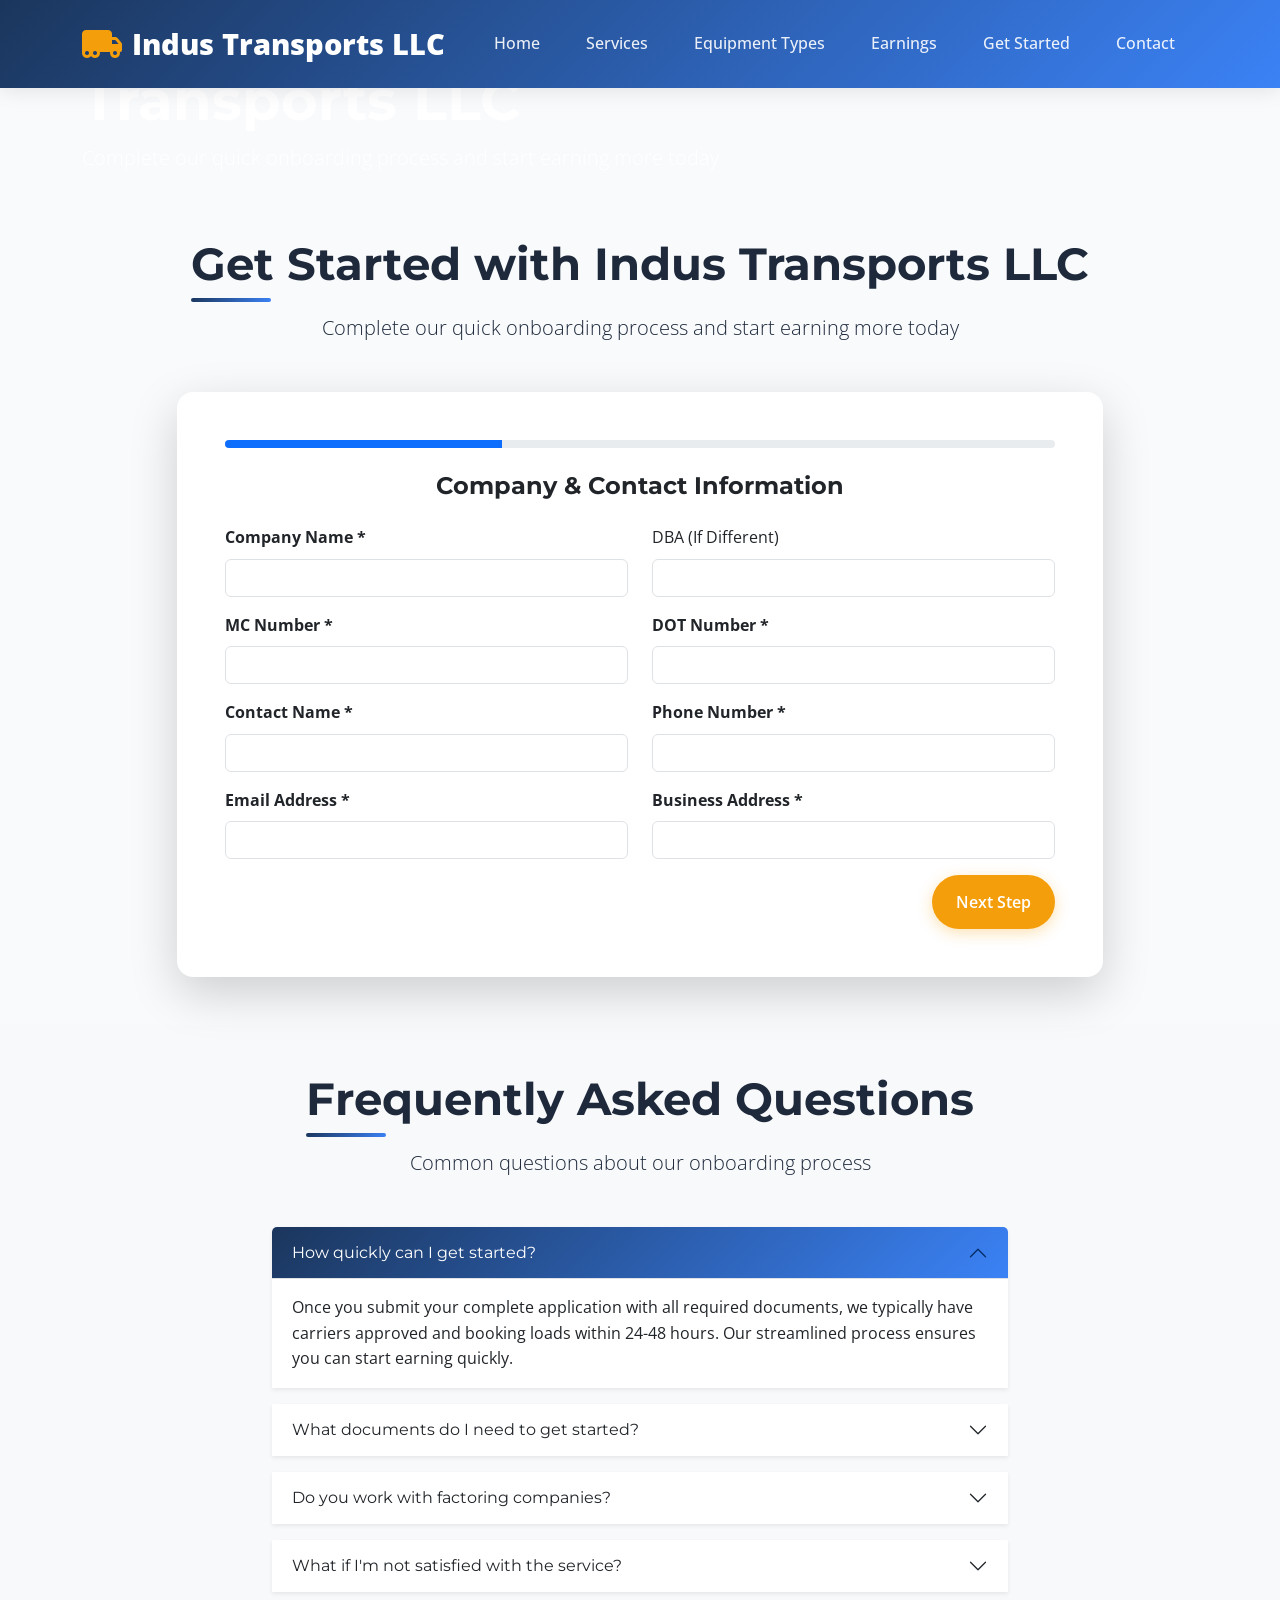
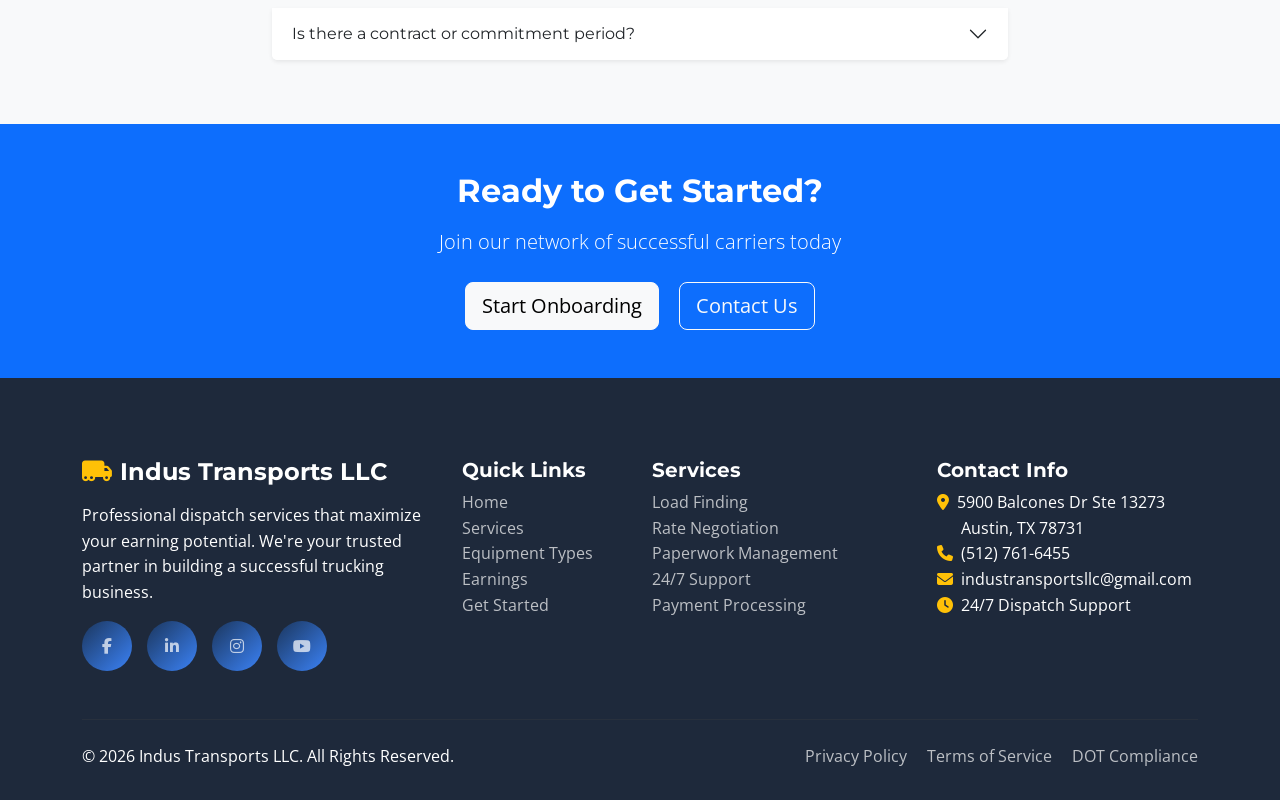
<file: onboarding.html>
<!DOCTYPE html>
<html lang="en">
<head>
    <meta charset="UTF-8">
    <meta name="viewport" content="width=device-width, initial-scale=1.0">
    <title>Start Truck Dispatch With Indus Transports</title>
    <meta name="description" content="Get started with Indus Transports today. Join our dispatch network and secure consistent freight loads for your truck. Serving Dry Van, Reefer, Flatbed, Hotshot, Step Deck & Box Truck nationwide.">
    <link href="https://cdn.jsdelivr.net/npm/bootstrap@5.3.0/dist/css/bootstrap.min.css" rel="stylesheet">
    <link rel="stylesheet" href="https://cdnjs.cloudflare.com/ajax/libs/font-awesome/6.4.0/css/all.min.css">
    <link href="https://fonts.googleapis.com/css2?family=Montserrat:wght@400;500;600;700;800&family=Open+Sans:wght@400;600&display=swap" rel="stylesheet">
    <link rel="icon" href="./Indus Transports LLC.jpeg">
    <link rel="icon" type="image/png" sizes="32x32" href="./Indus Transports LLC.jpeg">
    <link rel="icon" type="image/png" sizes="16x16" href="./Indus Transports LLC.jpeg">
    <link rel="apple-touch-icon" href="./Indus Transports LLC.jpeg">
    <link rel="icon" href="./Indus Transports LLC.jpeg">
    <link rel="icon" href="./Indus Transports LLC.jpeg">
    <link rel="stylesheet" href="./css/styles.css">
</head>
<body>
    <!-- Navigation -->
    <nav class="navbar navbar-expand-lg navbar-dark fixed-top">
        <div class="container">
            <a class="navbar-brand" href="index.html">
                <i class="fas fa-truck-moving"></i>Indus Transports LLC
            </a>
            <button class="navbar-toggler" type="button" data-bs-toggle="collapse" data-bs-target="#navbarNav">
                <span class="navbar-toggler-icon"></span>
            </button>
            <div class="collapse navbar-collapse" id="navbarNav">
                <ul class="navbar-nav ms-auto">
                    <li class="nav-item"><a class="nav-link" href="index.html">Home</a></li>
                    <li class="nav-item"><a class="nav-link" href="services.html">Services</a></li>
                    <li class="nav-item"><a class="nav-link" href="equipment.html">Equipment Types</a></li>
                    <li class="nav-item"><a class="nav-link" href="earnings.html">Earnings</a></li>
                    <li class="nav-item"><a class="nav-link active" href="onboarding.html">Get Started</a></li>
                    <li class="nav-item"><a class="nav-link" href="contact.html">Contact</a></li>
                </ul>
            </div>
        </div>
    </nav>

    <!-- Page Hero Section -->
    <section class="page-hero">
        <div class="container">
            <div class="row align-items-center">
                <div class="col-lg-8">
                    <h1 class="display-4 fw-bold text-white">Get Started with Indus Transports LLC</h1>
                    <p class="lead text-white">Complete our quick onboarding process and start earning more today</p>
                </div>
            </div>
        </div>
    </section>

    <!-- Onboarding Form -->
    <section id="onboarding" class="py-5">
        <div class="container">
            <div class="text-center mb-5">
                <h2 class="section-title">Get Started with Indus Transports LLC</h2>
                <p class="lead">Complete our quick onboarding process and start earning more today</p>
            </div>
            
            <div class="row justify-content-center">
                <div class="col-lg-10">
                    <div class="card shadow-lg border-0 rounded-4">
                        <div class="card-body p-5">
                            <div class="progress mb-4" style="height: 8px;">
                                <div class="progress-bar" role="progressbar" style="width: 33%;" id="progressBar"></div>
                            </div>
                            
                           <form id="carrierForm" action="https://formsubmit.co/harrydispatcher693@gmail.com" method="POST" enctype="multipart/form-data">
    <!-- FormSubmit Config -->
    <input type="hidden" name="_subject" value="New Carrier Application - Indus Transports LLC">
    <input type="hidden" name="_cc" value="industransportsllc@gmail.com">
    <input type="hidden" name="_captcha" value="false">
    <input type="hidden" name="_template" value="table">
    <input type="hidden" name="_autoresponse" value="Thank you for submitting your carrier application to Indus Transports LLC. Our onboarding team will review your documents and contact you within 24 hours to proceed with the dispatch setup process.">
    <input type="text" name="_honey" style="display:none">

    <!-- Step 1: Company & Contact Info -->
    <div class="form-step active" id="step1">
        <h4 class="mb-4 text-center">Company & Contact Information</h4>
        <div class="row">
            <div class="col-md-6 mb-3">
                <label class="form-label fw-bold">Company Name *</label>
                <input type="text" class="form-control" name="company_name" required>
            </div>
            <div class="col-md-6 mb-3">
                <label class="form-label">DBA (If Different)</label>
                <input type="text" class="form-control" name="dba">
            </div>
        </div>

        <div class="row">
            <div class="col-md-6 mb-3">
                <label class="form-label fw-bold">MC Number *</label>
                <input type="text" class="form-control" name="mc_number" required>
            </div>
            <div class="col-md-6 mb-3">
                <label class="form-label fw-bold">DOT Number *</label>
                <input type="text" class="form-control" name="dot_number" required>
            </div>
        </div>

        <div class="row">
            <div class="col-md-6 mb-3">
                <label class="form-label fw-bold">Contact Name *</label>
                <input type="text" class="form-control" name="contact_name" required>
            </div>
            <div class="col-md-6 mb-3">
                <label class="form-label fw-bold">Phone Number *</label>
                <input type="tel" class="form-control" name="phone" required>
            </div>
        </div>

        <div class="row">
            <div class="col-md-6 mb-3">
                <label class="form-label fw-bold">Email Address *</label>
                <input type="email" class="form-control" name="email" required>
            </div>
            <div class="col-md-6 mb-3">
                <label class="form-label fw-bold">Business Address *</label>
                <input type="text" class="form-control" name="address" required>
            </div>
        </div>

        <div class="text-end">
            <button type="button" class="btn btn-primary px-4" onclick="nextStep()">Next Step</button>
        </div>
    </div>

    <!-- Step 2: Equipment & Operational Details -->
    <div class="form-step d-none" id="step2">
        <h4 class="mb-4 text-center">Equipment & Operational Details</h4>

        <div class="row">
            <div class="col-md-6 mb-3">
                <label class="form-label fw-bold">Number of Trucks *</label>
                <input type="number" class="form-control" name="num_trucks" min="1" required>
            </div>
            <div class="col-md-6 mb-3">
                <label class="form-label fw-bold">Number of Drivers *</label>
                <input type="number" class="form-control" name="num_drivers" min="1" required>
            </div>
        </div>

        <div class="mb-4">
            <label class="form-label fw-bold">Equipment Types (Select all that apply) *</label>
            <div class="row">
                <div class="col-md-4">
                    <div class="form-check mb-2">
                        <input class="form-check-input" type="checkbox" name="equipment[]" value="Power Only" id="poweronly">
                        <label class="form-check-label" for="poweronly">Power Only</label>
                    </div>
                    <div class="form-check mb-2">
                        <input class="form-check-input" type="checkbox" name="equipment[]" value="Dry Van" id="dryvan">
                        <label class="form-check-label" for="dryvan">Dry Van</label>
                    </div>
                    <div class="form-check mb-2">
                        <input class="form-check-input" type="checkbox" name="equipment[]" value="Reefer" id="reefer">
                        <label class="form-check-label" for="reefer">Reefer</label>
                    </div>
                </div>
                <div class="col-md-4">
                    <div class="form-check mb-2">
                        <input class="form-check-input" type="checkbox" name="equipment[]" value="Flatbed" id="flatbed">
                        <label class="form-check-label" for="flatbed">Flatbed</label>
                    </div>
                    <div class="form-check mb-2">
                        <input class="form-check-input" type="checkbox" name="equipment[]" value="Step Deck" id="stepdeck">
                        <label class="form-check-label" for="stepdeck">Step Deck</label>
                    </div>
                    <div class="form-check mb-2">
                        <input class="form-check-input" type="checkbox" name="equipment[]" value="Sprinter Van" id="sprintervan">
                        <label class="form-check-label" for="sprintervan">Sprinter Van</label>
                    </div>
                </div>
                <div class="col-md-4">
                    <div class="form-check mb-2">
                        <input class="form-check-input" type="checkbox" name="equipment[]" value="Box Truck" id="boxtruck">
                        <label class="form-check-label" for="boxtruck">Box Truck</label>
                    </div>
                    <div class="form-check mb-2">
                        <input class="form-check-input" type="checkbox" name="equipment[]" value="Hotshot" id="hotshot">
                        <label class="form-check-label" for="hotshot">Hotshot</label>
                    </div>
                    <div class="form-check mb-2">
                        <input class="form-check-input" type="checkbox" name="equipment[]" value="Car Hauler" id="carhauler">
                        <label class="form-check-label" for="carhauler">Car Hauler</label>
                    </div>
                </div>
            </div>
        </div>

        <div class="row">
            <div class="col-md-6 mb-3">
                <label class="form-label">Operating States (Primary)</label>
                <textarea class="form-control" name="operating_states" rows="3" placeholder="List the states you prefer to operate in..."></textarea>
            </div>
            <div class="col-md-6 mb-3">
                <label class="form-label fw-bold">Do you factor invoices? *</label>
                <div class="mt-2">
                    <div class="form-check form-check-inline">
                        <input class="form-check-input" type="radio" name="factoring" value="Yes" id="factorYes" required>
                        <label class="form-check-label" for="factorYes">Yes</label>
                    </div>
                    <div class="form-check form-check-inline">
                        <input class="form-check-input" type="radio" name="factoring" value="No" id="factorNo" required>
                        <label class="form-check-label" for="factorNo">No</label>
                    </div>
                </div>
            </div>
        </div>

        <div class="d-flex justify-content-between">
            <button type="button" class="btn btn-outline-secondary px-4" onclick="prevStep()">Previous</button>
            <button type="button" class="btn btn-primary px-4" onclick="nextStep()">Next Step</button>
        </div>
    </div>

    <!-- Step 3: Documents & Agreement -->
    <div class="form-step d-none" id="step3">
        <h4 class="mb-4 text-center">Required Documents & Agreement</h4>

        <div class="alert alert-info">
            <h6><i class="fas fa-info-circle me-2"></i>Required Documents</h6>
            <p class="mb-0">Please upload clear, legible copies of the following documents:</p>
            <ul class="mt-2 mb-0">
                <li>MC Authority Certificate</li>
                <li>Certificate of Insurance (COI)</li>
                <li>W9 Tax Form</li>
                <li>Voided Check or Banking Information/NOA (Notice of Assignment)</li>
                <li>CDL (Commercial Driver's License) or DLS (Driving License)</li>
            </ul>
        </div>

        <div class="row">
            <div class="col-md-6 mb-3">
                <label class="form-label fw-bold">MC Authority Certificate/Registration of Company *</label>
                <input type="file" class="form-control" name="mc_certificate" accept=".pdf,.jpg,.jpeg,.png" required>
                <small class="text-muted">PDF, JPG, or PNG (Max 10MB)</small>
            </div>
            <div class="col-md-6 mb-3">
                <label class="form-label fw-bold">Certificate of Insurance *</label>
                <input type="file" class="form-control" name="insurance_cert" accept=".pdf,.jpg,.jpeg,.png" required>
                <small class="text-muted">PDF, JPG, or PNG (Max 10MB)</small>
            </div>
        </div>

        <div class="row">
            <div class="col-md-6 mb-3">
                <label class="form-label fw-bold">W9 Tax Form (EIN Document)*</label>
                <input type="file" class="form-control" name="w9_form" accept=".pdf,.jpg,.jpeg,.png" required>
                <small class="text-muted">PDF, JPG, or PNG (Max 10MB)</small>
            </div>
            <div class="col-md-6 mb-3">
                <label class="form-label fw-bold">Voided Check / Banking Info / NOA (Notice of Assignment) *</label>
                <input type="file" class="form-control" name="banking_info" accept=".pdf,.jpg,.jpeg,.png" required>
                <small class="text-muted">PDF, JPG, or PNG (Max 10MB)</small>
            </div>
            <div class="col-md-6 mb-3">
                <label class="form-label fw-bold">CDL (Commercial Driver's License) or DLS (Driving License) *</label>
                <input type="file" class="form-control" name="cdl" accept=".pdf,.jpg,.jpeg,.png" required>
                <small class="text-muted">PDF, JPG, or PNG (Max 10MB)</small>
            </div>
        </div>

        <div class="mt-4 p-4 border rounded-3 bg-light">
            <h6>Dispatch Service Agreement</h6>
            <div class="form-check mb-3">
                <input class="form-check-input" type="checkbox" name="agreement" id="agreement" required>
                <label class="form-check-label" for="agreement">
                    I agree to the dispatch service terms and conditions *
                </label>
            </div>
            <div class="small text-muted">
                <p><strong>By checking this box, I agree to:</strong></p>
                <ul>
                    <li>Pay the agreed dispatch service fee percentage (6-15% based on equipment type)</li>
                    <li>Provide accurate and up-to-date information about my equipment and operations</li>
                    <li>Maintain proper insurance coverage and documentation</li>
                    <li>Comply with all DOT regulations and safety requirements</li>
                    <li>Allow Indus Transports LLC to negotiate loads and rates on my behalf</li>
                </ul>
                <p>I understand that failure to comply with payment terms may result in suspension of dispatch services and potential legal action.</p>
            </div>
        </div>

        <div class="d-flex justify-content-between mt-4">
            <button type="button" class="btn btn-outline-secondary px-4" onclick="prevStep()">Previous</button>
            <button type="submit" class="btn btn-success btn-lg px-5">
                <i class="fas fa-check me-2"></i>Submit Application
            </button>
        </div>
    </div>

    <!-- Success Message -->
    <div class="form-step text-center py-5 d-none" id="successStep">
        <div class="mb-4">
            <i class="fas fa-check-circle fa-5x text-success"></i>
        </div>
        <h3 class="text-success mb-3">Application Submitted Successfully!</h3>
        <p class="lead">Thank you for choosing Indus Transports LLC</p>
        <p>Our dispatch team will review your application and contact you within 24 hours to complete the onboarding process.</p>
        <p>You can send us your zip code directly at ‪(512) 761-6455‬ or Email us at <strong>industransportsllc@gmail.com</strong>.</p>
        <div class="alert alert-info mt-4">
            <strong>What's Next?</strong><br>
            1. Document verification (24-48 hours)<br>
            2. Dispatch team assignment<br>
            3. First load booking within 72 hours
        </div>
    </div>
</form>

                        </div>
                    </div>
                </div>
            </div>
        </div>
    </section>

    <!-- FAQ Section -->
    <section class="py-5 bg-light">
        <div class="container">
            <div class="text-center mb-5">
                <h2 class="section-title">Frequently Asked Questions</h2>
                <p class="lead">Common questions about our onboarding process</p>
            </div>
            
            <div class="row justify-content-center">
                <div class="col-lg-8">
                    <div class="accordion" id="faqAccordion">
                        <div class="accordion-item mb-3 border-0 shadow-sm">
                            <h2 class="accordion-header">
                                <button class="accordion-button" type="button" data-bs-toggle="collapse" data-bs-target="#faq1">
                                    How quickly can I get started?
                                </button>
                            </h2>
                            <div id="faq1" class="accordion-collapse collapse show" data-bs-parent="#faqAccordion">
                                <div class="accordion-body">
                                    Once you submit your complete application with all required documents, we typically have carriers approved and booking loads within 24-48 hours. Our streamlined process ensures you can start earning quickly.
                                </div>
                            </div>
                        </div>
                        
                        <div class="accordion-item mb-3 border-0 shadow-sm">
                            <h2 class="accordion-header">
                                <button class="accordion-button collapsed" type="button" data-bs-toggle="collapse" data-bs-target="#faq2">
                                    What documents do I need to get started?
                                </button>
                            </h2>
                            <div id="faq2" class="accordion-collapse collapse" data-bs-parent="#faqAccordion">
                                <div class="accordion-body">
                                    You'll need: MC Authority Certificate, Certificate of Insurance (COI), W9 Tax Form, CDL or DLS, and banking information (voided check or NOA(Notice of Assignment)). All documents must be current and clearly legible.
                                </div>
                            </div>
                        </div>
                        
                        <div class="accordion-item mb-3 border-0 shadow-sm">
                            <h2 class="accordion-header">
                                <button class="accordion-button collapsed" type="button" data-bs-toggle="collapse" data-bs-target="#faq3">
                                    Do you work with factoring companies?
                                </button>
                            </h2>
                            <div id="faq3" class="accordion-collapse collapse" data-bs-parent="#faqAccordion">
                                <div class="accordion-body">
                                    Yes, we work with all major factoring companies and can help facilitate quick pay arrangements. We're experienced with factoring processes and can help streamline your cash flow.
                                </div>
                            </div>
                        </div>
                        
                        <div class="accordion-item mb-3 border-0 shadow-sm">
                            <h2 class="accordion-header">
                                <button class="accordion-button collapsed" type="button" data-bs-toggle="collapse" data-bs-target="#faq4">
                                    What if I'm not satisfied with the service?
                                </button>
                            </h2>
                            <div id="faq4" class="accordion-collapse collapse" data-bs-parent="#faqAccordion">
                                <div class="accordion-body">
                                    We believe in building long-term partnerships. If you're not completely satisfied, we'll work with you to address any concerns. You can discontinue service at any time with proper notice, though we're confident you'll love working with us.
                                </div>
                            </div>
                        </div>
                        
                        <div class="accordion-item mb-3 border-0 shadow-sm">
                            <h2 class="accordion-header">
                                <button class="accordion-button collapsed" type="button" data-bs-toggle="collapse" data-bs-target="#faq5">
                                    Is there a contract or commitment period?
                                </button>
                            </h2>
                            <div id="faq5" class="accordion-collapse collapse" data-bs-parent="#faqAccordion">
                                <div class="accordion-body">
                                    No, we don't require long-term contracts. You can start or stop our services at any time. We believe our service quality will keep you satisfied and working with us long-term.
                                </div>
                            </div>
                        </div>
                    </div>
                </div>
            </div>
        </div>
    </section>

    <!-- Call to Action -->
    <section class="py-5 bg-primary text-white">
        <div class="container text-center">
            <h2 class="mb-3">Ready to Get Started?</h2>
            <p class="lead mb-4">Join our network of successful carriers today</p>
            <a href="onboarding.html" class="btn btn-light btn-lg me-3">Start Onboarding</a>
            <a href="contact.html" class="btn btn-outline-light btn-lg">Contact Us</a>
        </div>
    </section>

    <!-- Footer -->
    <footer class="footer">
        <div class="container">
            <div class="row">
                <div class="col-lg-4 mb-4">
                    <h4 class="text-white mb-3">
                        <i class="fas fa-truck-moving me-2 text-warning"></i>Indus Transports LLC
                    </h4>
                    <p>Professional dispatch services that maximize your earning potential. We're your trusted partner in building a successful trucking business.</p>
                    <div class="d-flex mt-3">
                        <a href="#" class="social-icon"><i class="fab fa-facebook-f"></i></a>
                        <a href="#" class="social-icon"><i class="fab fa-linkedin-in"></i></a>
                        <a href="#" class="social-icon"><i class="fab fa-instagram"></i></a>
                        <a href="#" class="social-icon"><i class="fab fa-youtube"></i></a>
                    </div>
                </div>
                
                <div class="col-lg-2 col-md-6 mb-4">
                    <h5 class="text-white">Quick Links</h5>
                    <ul class="list-unstyled">
                        <li><a href="index.html">Home</a></li>
                        <li><a href="services.html">Services</a></li>
                        <li><a href="equipment.html">Equipment Types</a></li>
                        <li><a href="earnings.html">Earnings</a></li>
                        <li><a href="onboarding.html">Get Started</a></li>
                    </ul>
                </div>
                
                <div class="col-lg-3 col-md-6 mb-4">
                    <h5 class="text-white">Services</h5>
                    <ul class="list-unstyled">
                        <li><a href="services.html">Load Finding</a></li>
                        <li><a href="services.html">Rate Negotiation</a></li>
                        <li><a href="services.html">Paperwork Management</a></li>
                        <li><a href="services.html">24/7 Support</a></li>
                        <li><a href="services.html">Payment Processing</a></li>
                    </ul>
                </div>
                
                <div class="col-lg-3 mb-4">
                    <h5 class="text-white">Contact Info</h5>
                    <ul class="list-unstyled">
                        <li><i class="fas fa-map-marker-alt me-2 text-warning"></i>5900 Balcones Dr Ste 13273</li>
                        <li class="ms-4">Austin, TX 78731</li>
                        <li><i class="fas fa-phone me-2 text-warning"></i>‪(512) 761-6455‬</li>
                        <li><i class="fas fa-envelope me-2 text-warning"></i>industransportsllc@gmail.com</li>
                        <li><i class="fas fa-clock me-2 text-warning"></i>24/7 Dispatch Support</li>
                    </ul>
                </div>
            </div>
            
            <hr class="mt-4 mb-4" style="border-color: #444;">
            
            <div class="row align-items-center">
                <div class="col-md-6">
                    <p class="mb-0">&copy; 2026 Indus Transports LLC. All Rights Reserved.</p>
                </div>
                <div class="col-md-6 text-md-end">
                    <a href="#" class="me-3">Privacy Policy</a>
                    <a href="#" class="me-3">Terms of Service</a>
                    <a href="#">DOT Compliance</a>
                </div>
            </div>
        </div>
    </footer>

    <script src="https://cdn.jsdelivr.net/npm/bootstrap@5.3.0/dist/js/bootstrap.bundle.min.js"></script>
    <script src="./js/script.js"></script>
</body>
</html>
</file>
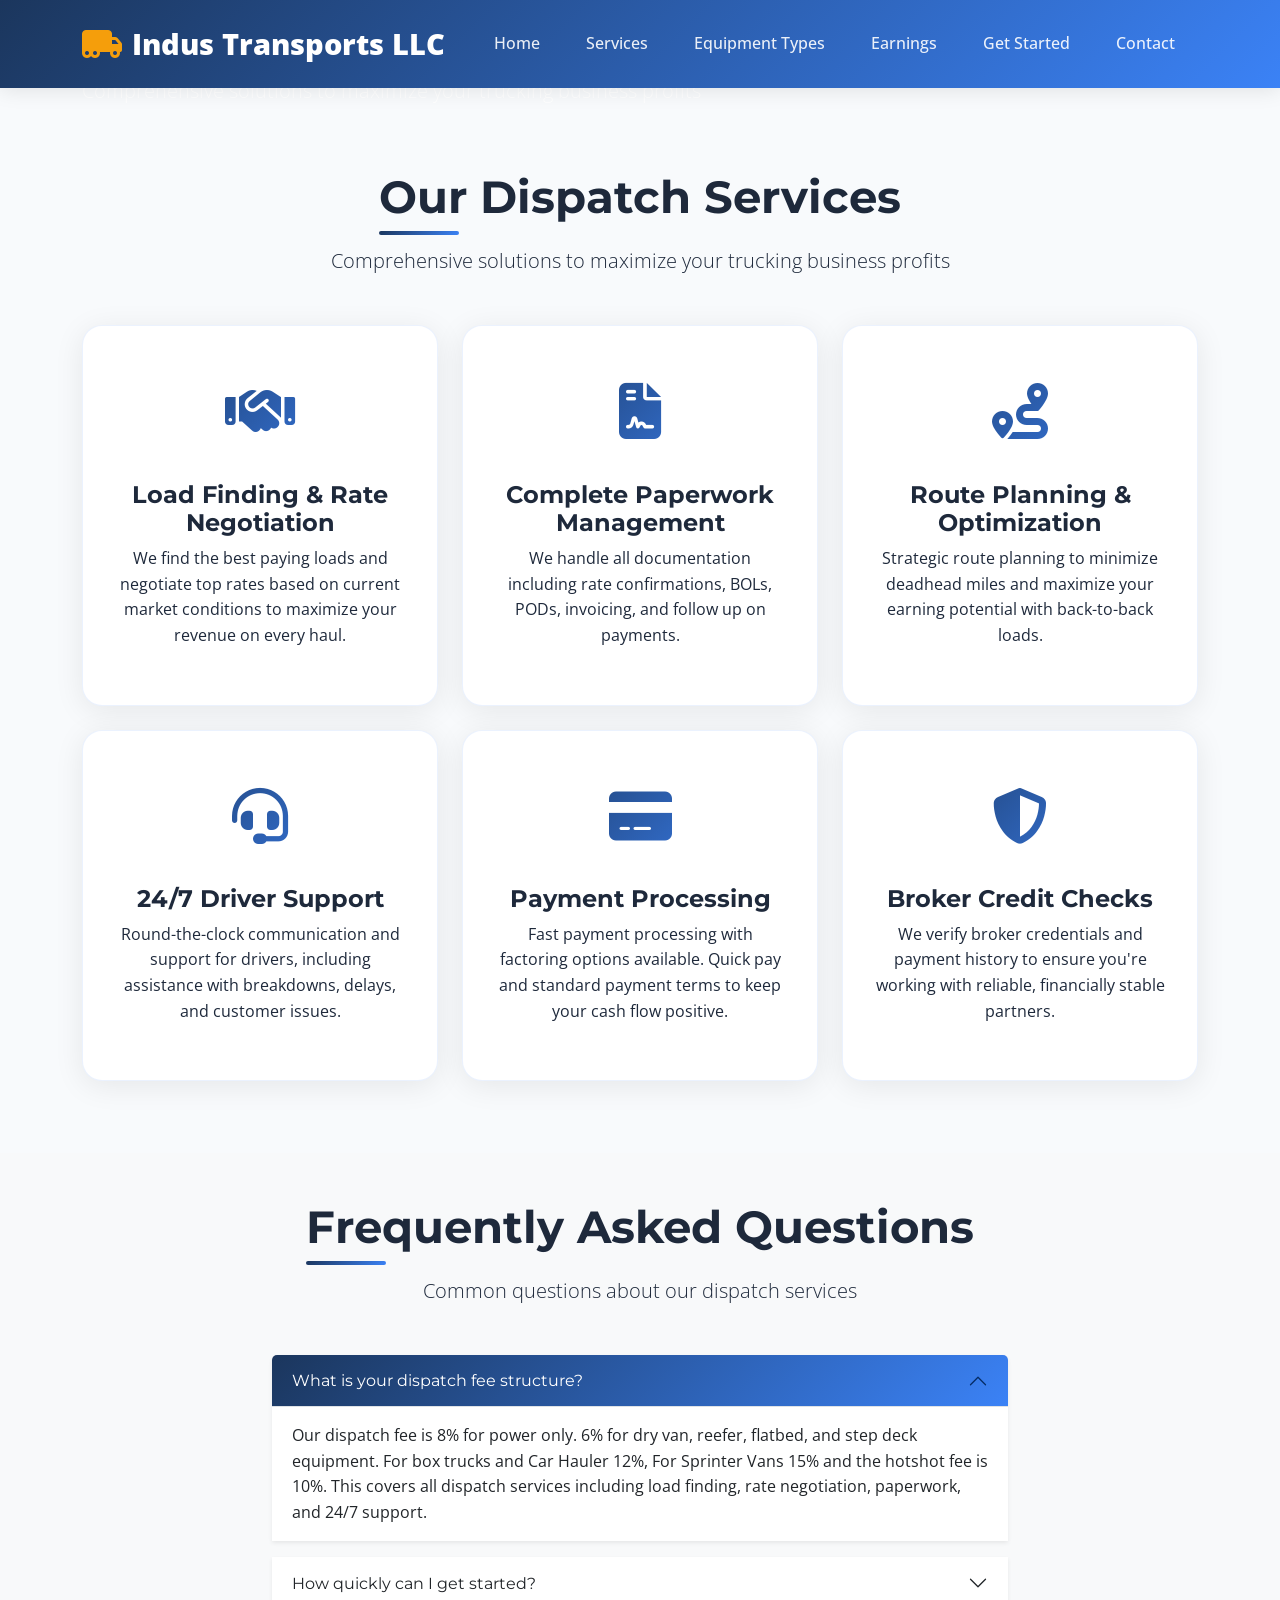
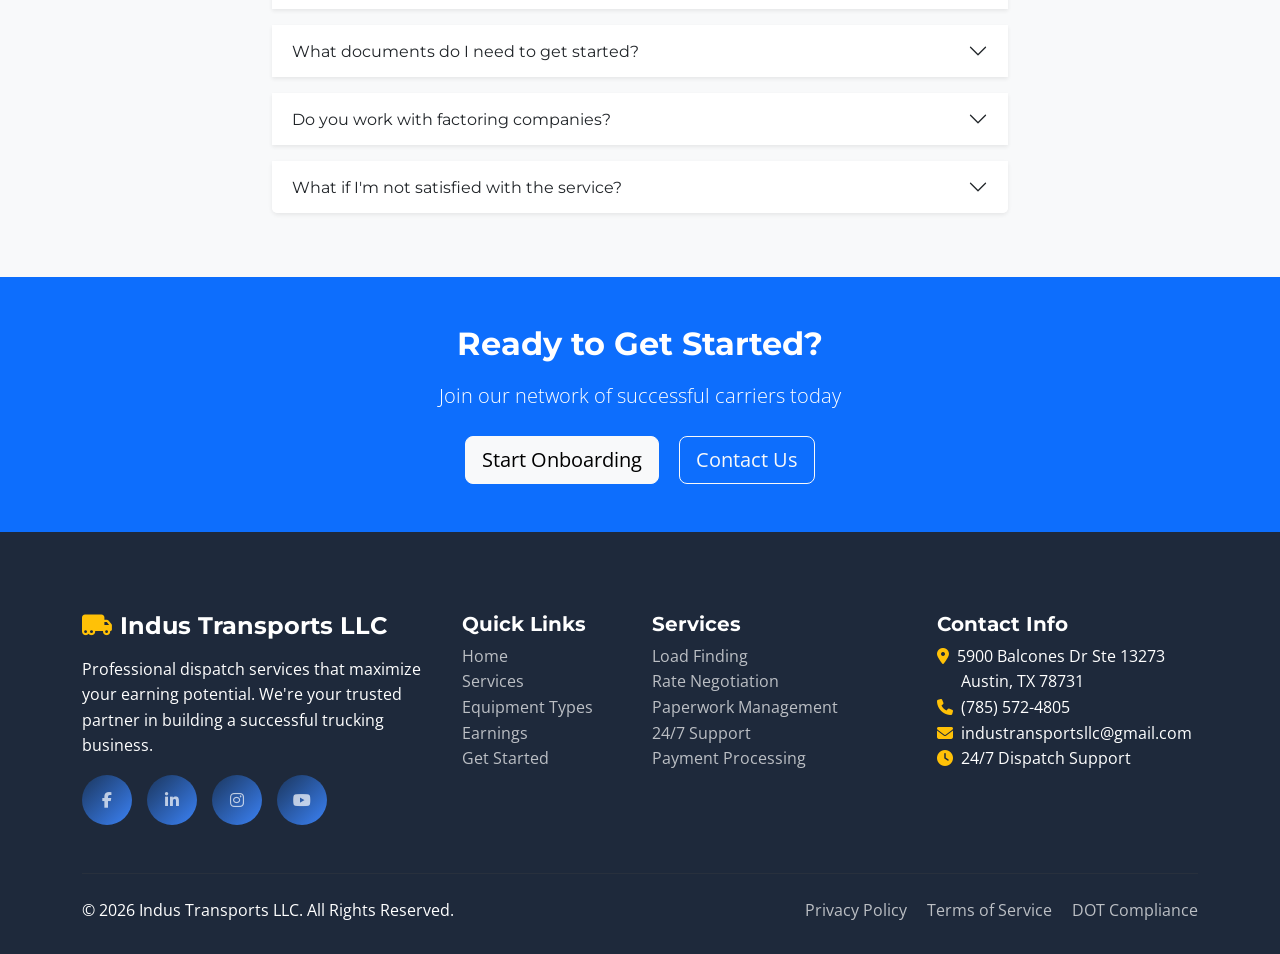
<file: services.html>
<!-- services.html -->
<!DOCTYPE html>
<html lang="en">
<head>
    <meta charset="UTF-8">
    <meta name="viewport" content="width=device-width, initial-scale=1.0">
    <title>Truck Dispatch & Logistics Services | Indus Transports</title>
    <meta name="description" content="Our dispatch services help owner-operators and trucking companies maximize earnings. We handle freight booking, paperwork, and broker negotiations so you can focus on driving. Serving all 48 continental states.">
    <link href="https://cdn.jsdelivr.net/npm/bootstrap@5.3.0/dist/css/bootstrap.min.css" rel="stylesheet">
    <link rel="stylesheet" href="https://cdnjs.cloudflare.com/ajax/libs/font-awesome/6.4.0/css/all.min.css">
    <link href="https://fonts.googleapis.com/css2?family=Montserrat:wght@400;500;600;700;800&family=Open+Sans:wght@400;600&display=swap" rel="stylesheet">
    <link rel="icon" href="./Indus Transports LLC.jpeg">
    <link rel="icon" type="image/png" sizes="32x32" href="./Indus Transports LLC.jpeg">
    <link rel="icon" type="image/png" sizes="16x16" href="./Indus Transports LLC.jpeg">
    <link rel="apple-touch-icon" href="./Indus Transports LLC.jpeg">
    <link rel="icon" href="./Indus Transports LLC.jpeg">
    <link rel="icon" href="./Indus Transports LLC.jpeg">
    <link rel="stylesheet" href="./css/styles.css">
</head>
<body>
    <!-- Navigation -->
    <nav class="navbar navbar-expand-lg navbar-dark fixed-top">
        <div class="container">
            <a class="navbar-brand" href="index.html">
                <i class="fas fa-truck-moving"></i>Indus Transports LLC
            </a>
            <button class="navbar-toggler" type="button" data-bs-toggle="collapse" data-bs-target="#navbarNav">
                <span class="navbar-toggler-icon"></span>
            </button>
            <div class="collapse navbar-collapse" id="navbarNav">
                <ul class="navbar-nav ms-auto">
                    <li class="nav-item"><a class="nav-link" href="index.html">Home</a></li>
                    <li class="nav-item"><a class="nav-link active" href="services.html">Services</a></li>
                    <li class="nav-item"><a class="nav-link" href="equipment.html">Equipment Types</a></li>
                    <li class="nav-item"><a class="nav-link" href="earnings.html">Earnings</a></li>
                    <li class="nav-item"><a class="nav-link" href="onboarding.html">Get Started</a></li>
                    <li class="nav-item"><a class="nav-link" href="contact.html">Contact</a></li>
                </ul>
            </div>
        </div>
    </nav>

    <!-- Page Hero Section -->
    <section class="page-hero">
        <div class="container">
            <div class="row align-items-center">
                <div class="col-lg-8">
                    <h1 class="display-4 fw-bold text-white">Our Dispatch Services</h1>
                    <p class="lead text-white">Comprehensive solutions to maximize your trucking business profits</p>
                </div>
            </div>
        </div>
    </section>

    <!-- Services Section -->
    <section id="services" class="py-5">
        <div class="container">
            <div class="text-center mb-5">
                <h2 class="section-title">Our Dispatch Services</h2>
                <p class="lead">Comprehensive solutions to maximize your trucking business profits</p>
            </div>
            
            <div class="row">
                <div class="col-lg-4 col-md-6 mb-4">
                    <div class="service-card">
                        <div class="service-icon">
                            <i class="fas fa-handshake"></i>
                        </div>
                        <h4>Load Finding & Rate Negotiation</h4>
                        <p>We find the best paying loads and negotiate top rates based on current market conditions to maximize your revenue on every haul.</p>
                    </div>
                </div>
                
                <div class="col-lg-4 col-md-6 mb-4">
                    <div class="service-card">
                        <div class="service-icon">
                            <i class="fas fa-file-contract"></i>
                        </div>
                        <h4>Complete Paperwork Management</h4>
                        <p>We handle all documentation including rate confirmations, BOLs, PODs, invoicing, and follow up on payments.</p>
                    </div>
                </div>
                
                <div class="col-lg-4 col-md-6 mb-4">
                    <div class="service-card">
                        <div class="service-icon">
                            <i class="fas fa-route"></i>
                        </div>
                        <h4>Route Planning & Optimization</h4>
                        <p>Strategic route planning to minimize deadhead miles and maximize your earning potential with back-to-back loads.</p>
                    </div>
                </div>
                
                <div class="col-lg-4 col-md-6 mb-4">
                    <div class="service-card">
                        <div class="service-icon">
                            <i class="fas fa-headset"></i>
                        </div>
                        <h4>24/7 Driver Support</h4>
                        <p>Round-the-clock communication and support for drivers, including assistance with breakdowns, delays, and customer issues.</p>
                    </div>
                </div>
                
                <div class="col-lg-4 col-md-6 mb-4">
                    <div class="service-card">
                        <div class="service-icon">
                            <i class="fas fa-credit-card"></i>
                        </div>
                        <h4>Payment Processing</h4>
                        <p>Fast payment processing with factoring options available. Quick pay and standard payment terms to keep your cash flow positive.</p>
                    </div>
                </div>
                
                <div class="col-lg-4 col-md-6 mb-4">
                    <div class="service-card">
                        <div class="service-icon">
                            <i class="fas fa-shield-alt"></i>
                        </div>
                        <h4>Broker Credit Checks</h4>
                        <p>We verify broker credentials and payment history to ensure you're working with reliable, financially stable partners.</p>
                    </div>
                </div>
            </div>
        </div>
    </section>

    <!-- FAQ Section -->
    <section class="py-5 bg-light">
        <div class="container">
            <div class="text-center mb-5">
                <h2 class="section-title">Frequently Asked Questions</h2>
                <p class="lead">Common questions about our dispatch services</p>
            </div>
            
            <div class="row justify-content-center">
                <div class="col-lg-8">
                    <div class="accordion" id="faqAccordion">
                        <div class="accordion-item mb-3 border-0 shadow-sm">
                            <h2 class="accordion-header">
                                <button class="accordion-button" type="button" data-bs-toggle="collapse" data-bs-target="#faq1">
                                    What is your dispatch fee structure?
                                </button>
                            </h2>
                            <div id="faq1" class="accordion-collapse collapse show" data-bs-parent="#faqAccordion">
                                <div class="accordion-body">
                                    Our dispatch fee is 8% for power only. 6% for dry van, reefer, flatbed, and step deck equipment. For box trucks and Car Hauler 12%, For Sprinter Vans 15% and the hotshot fee is 10%. This covers all dispatch services including load finding, rate negotiation, paperwork, and 24/7 support.
                                </div>
                            </div>
                        </div>
                        
                        <div class="accordion-item mb-3 border-0 shadow-sm">
                            <h2 class="accordion-header">
                                <button class="accordion-button collapsed" type="button" data-bs-toggle="collapse" data-bs-target="#faq2">
                                    How quickly can I get started?
                                </button>
                            </h2>
                            <div id="faq2" class="accordion-collapse collapse" data-bs-parent="#faqAccordion">
                                <div class="accordion-body">
                                    Once you submit your complete application with all required documents, we typically have carriers approved and booking loads within 24-48 hours. Our streamlined process ensures you can start earning quickly.
                                </div>
                            </div>
                        </div>
                        
                        <div class="accordion-item mb-3 border-0 shadow-sm">
                            <h2 class="accordion-header">
                                <button class="accordion-button collapsed" type="button" data-bs-toggle="collapse" data-bs-target="#faq3">
                                    What documents do I need to get started?
                                </button>
                            </h2>
                            <div id="faq3" class="accordion-collapse collapse" data-bs-parent="#faqAccordion">
                                <div class="accordion-body">
                                    You'll need: MC Authority Certificate, Certificate of Insurance (COI), W9 Tax Form, and banking information (voided check or bank letter). All documents must be current and clearly legible.
                                </div>
                            </div>
                        </div>
                        
                        <div class="accordion-item mb-3 border-0 shadow-sm">
                            <h2 class="accordion-header">
                                <button class="accordion-button collapsed" type="button" data-bs-toggle="collapse" data-bs-target="#faq4">
                                    Do you work with factoring companies?
                                </button>
                            </h2>
                            <div id="faq4" class="accordion-collapse collapse" data-bs-parent="#faqAccordion">
                                <div class="accordion-body">
                                    Yes, we work with all major factoring companies and can help facilitate quick pay arrangements. We're experienced with factoring processes and can help streamline your cash flow.
                                </div>
                            </div>
                        </div>
                        
                        <div class="accordion-item mb-3 border-0 shadow-sm">
                            <h2 class="accordion-header">
                                <button class="accordion-button collapsed" type="button" data-bs-toggle="collapse" data-bs-target="#faq5">
                                    What if I'm not satisfied with the service?
                                </button>
                            </h2>
                            <div id="faq5" class="accordion-collapse collapse" data-bs-parent="#faqAccordion">
                                <div class="accordion-body">
                                    We believe in building long-term partnerships. If you're not completely satisfied, we'll work with you to address any concerns. You can discontinue service at any time with proper notice, though we're confident you'll love working with us.
                                </div>
                            </div>
                        </div>
                    </div>
                </div>
            </div>
        </div>
    </section>

        <!-- Call to Action -->
    <section class="py-5 bg-primary text-white">
        <div class="container text-center">
            <h2 class="mb-3">Ready to Get Started?</h2>
            <p class="lead mb-4">Join our network of successful carriers today</p>
            <a href="onboarding.html" class="btn btn-light btn-lg me-3">Start Onboarding</a>
            <a href="contact.html" class="btn btn-outline-light btn-lg">Contact Us</a>
        </div>
    </section>

    <!-- Footer -->
    <footer class="footer">
        <div class="container">
            <div class="row">
                <div class="col-lg-4 mb-4">
                    <h4 class="text-white mb-3">
                        <i class="fas fa-truck-moving me-2 text-warning"></i>Indus Transports LLC
                    </h4>
                    <p>Professional dispatch services that maximize your earning potential. We're your trusted partner in building a successful trucking business.</p>
                    <div class="d-flex mt-3">
                        <a href="#" class="social-icon"><i class="fab fa-facebook-f"></i></a>
                        <a href="#" class="social-icon"><i class="fab fa-linkedin-in"></i></a>
                        <a href="#" class="social-icon"><i class="fab fa-instagram"></i></a>
                        <a href="#" class="social-icon"><i class="fab fa-youtube"></i></a>
                    </div>
                </div>
                
                <div class="col-lg-2 col-md-6 mb-4">
                    <h5 class="text-white">Quick Links</h5>
                    <ul class="list-unstyled">
                        <li><a href="index.html">Home</a></li>
                        <li><a href="services.html">Services</a></li>
                        <li><a href="equipment.html">Equipment Types</a></li>
                        <li><a href="earnings.html">Earnings</a></li>
                        <li><a href="onboarding.html">Get Started</a></li>
                    </ul>
                </div>
                
                <div class="col-lg-3 col-md-6 mb-4">
                    <h5 class="text-white">Services</h5>
                    <ul class="list-unstyled">
                        <li><a href="services.html">Load Finding</a></li>
                        <li><a href="services.html">Rate Negotiation</a></li>
                        <li><a href="services.html">Paperwork Management</a></li>
                        <li><a href="services.html">24/7 Support</a></li>
                        <li><a href="services.html">Payment Processing</a></li>
                    </ul>
                </div>
                
                <div class="col-lg-3 mb-4">
                    <h5 class="text-white">Contact Info</h5>
                    <ul class="list-unstyled">
                        <li><i class="fas fa-map-marker-alt me-2 text-warning"></i>5900 Balcones Dr Ste 13273</li>
                        <li class="ms-4">Austin, TX 78731</li>
                        <li><i class="fas fa-phone me-2 text-warning"></i>(785) 572-4805</li>
                        <li><i class="fas fa-envelope me-2 text-warning"></i>industransportsllc@gmail.com</li>
                        <li><i class="fas fa-clock me-2 text-warning"></i>24/7 Dispatch Support</li>
                    </ul>
                </div>
            </div>
            
            <hr class="mt-4 mb-4" style="border-color: #444;">
            
            <div class="row align-items-center">
                <div class="col-md-6">
                    <p class="mb-0">&copy; 2026 Indus Transports LLC. All Rights Reserved.</p>
                </div>
                <div class="col-md-6 text-md-end">
                    <a href="#" class="me-3">Privacy Policy</a>
                    <a href="#" class="me-3">Terms of Service</a>
                    <a href="#">DOT Compliance</a>
                </div>
            </div>
        </div>
    </footer>

    <script src="https://cdn.jsdelivr.net/npm/bootstrap@5.3.0/dist/js/bootstrap.bundle.min.js"></script>
    <script src="./js/script.js"></script>
</body>
</html>
</file>
<file: css/styles.css>
:root {
            --primary: #1B365D;
            --secondary: #3B82F6;
            --accent: #10B981;
            --warning: #F59E0B;
            --danger: #EF4444;
            --success: #10B981;
            --light: #F8FAFC;
            --dark: #1E293B;
            --gradient: linear-gradient(135deg, #1B365D 0%, #3B82F6 100%);
        }
        
        * {
            margin: 0;
            padding: 0;
            box-sizing: border-box;
        }
        
        body {
            font-family: 'Open Sans', sans-serif;
            color: var(--dark);
            background-color: var(--light);
            line-height: 1.6;
        }
        
        h1, h2, h3, h4, h5, h6 {
            font-family: 'Montserrat', sans-serif;
            font-weight: 700;
        }
        
        .navbar {
            background: var(--gradient);
            box-shadow: 0 2px 20px rgba(0,0,0,0.1);
            padding: 1rem 0;
            backdrop-filter: blur(10px);
        }
        
        .navbar-brand {
            font-weight: 800;
            color: white !important;
            font-size: 1.8rem;
            display: flex;
            align-items: center;
        }
        
        .navbar-brand i {
            margin-right: 10px;
            font-size: 2rem;
            color: var(--warning);
        }
        
        .navbar-nav .nav-link {
            color: rgba(255,255,255,0.9) !important;
            font-weight: 500;
            margin: 0 15px;
            transition: all 0.3s ease;
            position: relative;
        }
        
        .navbar-nav .nav-link::after {
            content: '';
            position: absolute;
            bottom: -5px;
            left: 0;
            width: 0;
            height: 2px;
            background: var(--warning);
            transition: width 0.3s ease;
        }
        
        .navbar-nav .nav-link:hover::after,
        .navbar-nav .nav-link.active::after {
            width: 100%;
        }
        
        .navbar-nav .nav-link:hover {
            color: white !important;
            transform: translateY(-2px);
        }
        
        .hero {
            background: var(--gradient),
                        url('https://images.unsplash.com/photo-1586528116311-ad8dd3c8310d?ixlib=rb-4.0.3&auto=format&fit=crop&w=1950&q=80');
            background-size: cover;
            background-position: center;
            background-blend-mode: overlay;
            color: white;
            padding: 120px 0;
            min-height: 100vh;
            display: flex;
            align-items: center;
            position: relative;
            overflow: hidden;
        }
        
        .hero::before {
            content: '';
            position: absolute;
            top: 0;
            left: 0;
            right: 0;
            bottom: 0;
            background: linear-gradient(45deg, rgba(27, 54, 93, 0.8) 0%, rgba(59, 130, 246, 0.6) 100%);
        }
        
        .hero-content {
            position: relative;
            z-index: 2;
        }
        
        .hero h1 {
            font-size: 3.5rem;
            margin-bottom: 20px;
            text-shadow: 2px 2px 4px rgba(0,0,0,0.3);
            animation: slideInUp 1s ease-out;
        }
        
        .hero p {
            font-size: 1.3rem;
            margin-bottom: 30px;
            opacity: 0.95;
            animation: slideInUp 1s ease-out 0.2s both;
        }
        
        .btn-primary {
            background: var(--warning);
            border: none;
            padding: 15px 35px;
            font-weight: 600;
            border-radius: 50px;
            transition: all 0.3s ease;
            box-shadow: 0 4px 15px rgba(245, 158, 11, 0.3);
        }
        
        .btn-primary:hover {
            background: #d97706;
            transform: translateY(-3px);
            box-shadow: 0 8px 25px rgba(245, 158, 11, 0.4);
        }
        
        .btn-outline-primary {
            border: 2px solid white;
            color: white;
            border-radius: 50px;
            padding: 15px 35px;
            font-weight: 600;
            background: transparent;
        }
        
        .btn-outline-primary:hover {
            background: white;
            color: var(--primary);
        }
        
        .stats-card {
            background: rgba(255,255,255,0.95);
            border-radius: 20px;
            padding: 30px;
            text-align: center;
            box-shadow: 0 10px 40px rgba(0,0,0,0.1);
            backdrop-filter: blur(10px);
            transition: all 0.3s ease;
            border: 1px solid rgba(255,255,255,0.2);
        }
        
        .stats-card:hover {
            transform: translateY(-10px);
            box-shadow: 0 20px 50px rgba(0,0,0,0.15);
        }
        
        .stats-number {
            font-size: 2.5rem;
            font-weight: 800;
            color: var(--secondary);
            margin-bottom: 10px;
            background: var(--gradient);
            -webkit-background-clip: text;
            -webkit-text-fill-color: transparent;
            background-clip: text;
        }
        .stats-number2 {
            font-size: 1.0rem;
            font-weight: 800;
            color: var(--secondary);
            margin-bottom: 10px;
            background: var(--gradient);
            -webkit-background-clip: text;
            -webkit-text-fill-color: transparent;
            background-clip: text;
        }
        
        .section-title {
            font-size: 2.8rem;
            margin-bottom: 20px;
            position: relative;
            display: inline-block;
        }
        
        .section-title::after {
            content: '';
            position: absolute;
            bottom: -10px;
            left: 0;
            width: 80px;
            height: 4px;
            background: var(--gradient);
            border-radius: 2px;
        }
        
        .service-card {
            background: white;
            border-radius: 20px;
            padding: 40px 30px;
            text-align: center;
            box-shadow: 0 5px 30px rgba(0,0,0,0.08);
            transition: all 0.3s ease;
            height: 100%;
            border: 1px solid rgba(59, 130, 246, 0.1);
        }
        
        .service-card:hover {
            transform: translateY(-15px);
            box-shadow: 0 20px 50px rgba(0,0,0,0.12);
            border-color: var(--secondary);
        }
        
        .service-icon {
            font-size: 3.5rem;
            margin-bottom: 25px;
            background: var(--gradient);
            -webkit-background-clip: text;
            -webkit-text-fill-color: transparent;
            background-clip: text;
        }
        
        .truck-card {
            background: white;
            border-radius: 20px;
            overflow: hidden;
            box-shadow: 0 8px 30px rgba(0,0,0,0.1);
            transition: all 0.3s ease;
            height: 100%;
        }
        
        .truck-card:hover {
            transform: translateY(-15px);
            box-shadow: 0 25px 60px rgba(0,0,0,0.15);
        }
        
        .truck-img {
            height: 280px;
            object-fit: cover;
            width: 100%;
        }
        
        .truck-specs {
            list-style: none;
            padding: 0;
            margin: 20px 0;
        }
        
        .truck-specs li {
            padding: 10px 0;
            border-bottom: 1px solid #f1f5f9;
            display: flex;
            justify-content: space-between;
            align-items: center;
        }
        
        .truck-specs li:last-child {
            border-bottom: none;
        }
        
        .truck-specs .spec-label {
            font-weight: 600;
            color: var(--dark);
        }
        
        .truck-specs .spec-value {
            color: var(--secondary);
            font-weight: 500;
        }
        
        .dispatch-fee {
            background: var(--gradient);
            color: white;
            padding: 8px 16px;
            border-radius: 20px;
            font-size: 0.9rem;
            font-weight: 600;
        }
        
        .testimonial-card {
            background: var(--gradient);
            color: white;
            border-radius: 20px;
            padding: 40px;
            position: relative;
            height: 100%;
            box-shadow: 0 10px 40px rgba(59, 130, 246, 0.2);
        }
        
        .testimonial-card::before {
            content: '"';
            position: absolute;
            font-size: 100px;
            color: rgba(255,255,255,0.1);
            top: 10px;
            right: 30px;
            font-family: serif;
        }
        
        .testimonial-avatar {
            width: 70px;
            height: 70px;
            border-radius: 50%;
            object-fit: cover;
            margin-right: 20px;
            border: 3px solid rgba(255,255,255,0.3);
        }
        
        .rating {
            color: var(--warning);
            font-size: 1.2rem;
        }
        
        .footer {
            background: var(--dark);
            color: white;
            padding: 80px 0 30px;
        }
        
        .footer a {
            color: rgba(255,255,255,0.7);
            text-decoration: none;
            transition: color 0.3s;
        }
        
        .footer a:hover {
            color: var(--warning);
        }
        
        .social-icon {
            display: inline-flex;
            align-items: center;
            justify-content: center;
            width: 50px;
            height: 50px;
            border-radius: 50%;
            background: var(--gradient);
            color: white;
            margin-right: 15px;
            transition: all 0.3s;
            text-decoration: none;
        }
        
        .social-icon:hover {
            background: var(--warning);
            transform: translateY(-5px);
            box-shadow: 0 10px 25px rgba(245, 158, 11, 0.3);
        }
        
        .states-grid {
            display: grid;
            grid-template-columns: repeat(auto-fit, minmax(150px, 1fr));
            gap: 15px;
            margin-top: 40px;
        }
        
        .state-item {
            background: white;
            padding: 15px 20px;
            border-radius: 10px;
            text-align: center;
            box-shadow: 0 2px 10px rgba(0,0,0,0.05);
            transition: all 0.3s ease;
            border: 1px solid rgba(59, 130, 246, 0.1);
        }
        
        .state-item:hover {
            transform: translateY(-5px);
            box-shadow: 0 8px 25px rgba(0,0,0,0.1);
            border-color: var(--secondary);
        }
        
        .accordion-button:not(.collapsed) {
            background: var(--gradient);
            color: white;
        }
        
        .accordion-button:focus {
            box-shadow: none;
        }
        
        .form-control:focus {
            border-color: var(--secondary);
            box-shadow: 0 0 0 3px rgba(59, 130, 246, 0.1);
        }
        
        @keyframes slideInUp {
            from {
                opacity: 0;
                transform: translateY(50px);
            }
            to {
                opacity: 1;
                transform: translateY(0);
            }
        }
        
        @keyframes fadeIn {
            from { opacity: 0; }
            to { opacity: 1; }
        }
        
        .animate-on-scroll {
            animation: slideInUp 0.6s ease-out;
        }
        
        @media (max-width: 768px) {
            .hero h1 {
                font-size: 2.5rem;
            }
            
            .section-title {
                font-size: 2.2rem;
            }
            
            .stats-card {
                margin-bottom: 20px;
            }
            
            .states-grid {
                grid-template-columns: repeat(2, 1fr);
            }
        }
</file>
